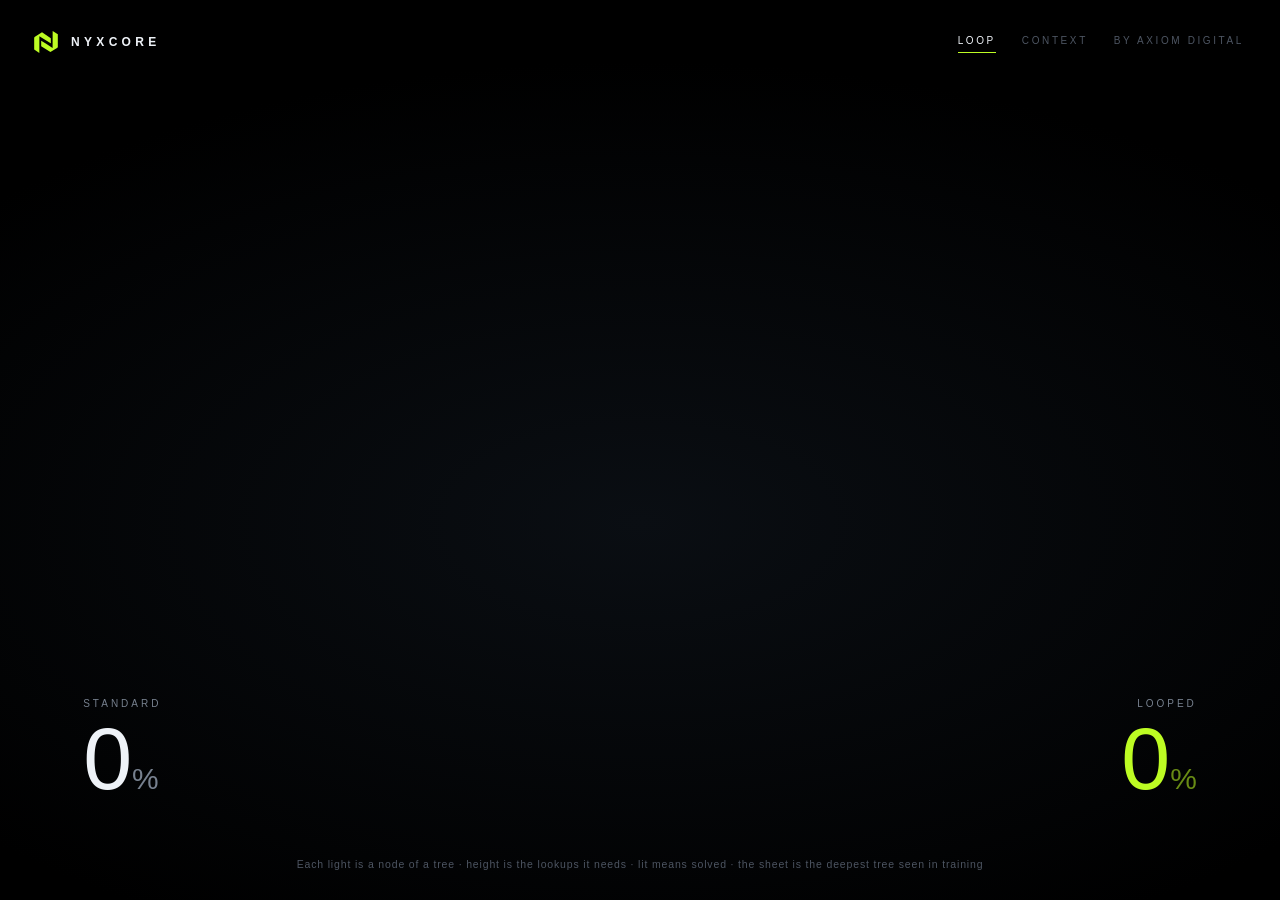
<file: docs/index.html>
<!doctype html>
<html lang="en">
<head>
<meta charset="utf-8">
<title>NYXCORE</title>
<meta http-equiv="refresh" content="0; url=./demo/">
<link rel="canonical" href="./demo/">
<style>html { background: #000; color: #eef2f7; font: 14px -apple-system, sans-serif; } body { margin: 40px; } a { color: #bdfc23; }</style>
</head>
<body><p>The live scene is at <a href="./demo/">demo/</a>.</p></body>
</html>
</file>
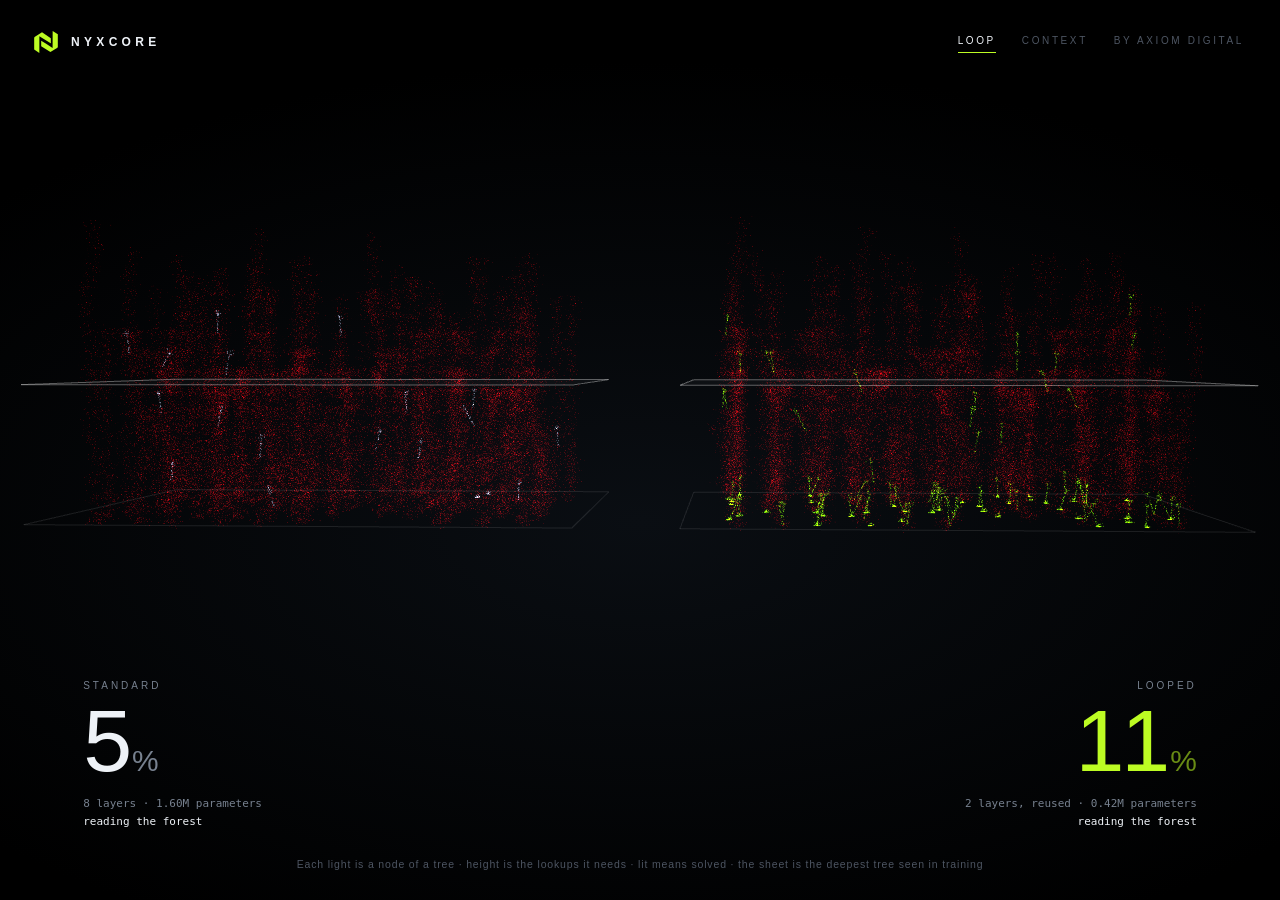
<file: docs/demo/index.html>
<!doctype html>
<html lang="en">
<head>
<meta charset="utf-8">
<meta name="viewport" content="width=device-width,initial-scale=1">
<title>NYXCORE</title>
<link rel="icon" href="./logo.svg">
<link rel="stylesheet" href="./hero.css">
<script type="importmap">{"imports":{"three":"./vendor/three.module.min.js","three/addons/":"./vendor/"}}</script>
</head>
<body>
<canvas id="scene" aria-label="Two transformers solving the same forests: a standard one and a looped one"></canvas>

<header class="brand"><img src="./logo.svg" alt=""><span>NYXCORE</span></header>
<nav class="views"><a href="./" class="on">Loop</a><a href="./atlas.html">Context</a><a href="https://axiom-digital-ai.vercel.app/en/" class="by">by AXIOM Digital</a></nav>

<div class="finale" id="finale" aria-live="polite"></div>

<section class="stat a" aria-label="Standard transformer">
  <p class="label">Standard</p>
  <p class="value"><span id="aValue">0</span><i>%</i></p>
  <p class="meta" id="aMeta"></p>
  <p class="phase" id="aPhase"></p>
</section>
<section class="stat b" aria-label="Looped transformer">
  <p class="label">Looped</p>
  <p class="value"><span id="bValue">0</span><i>%</i></p>
  <p class="meta" id="bMeta"></p>
  <p class="phase" id="bPhase"></p>
</section>

<p class="caption" id="caption">Each light is a node of a tree · height is the lookups it needs · lit means solved · the sheet is the deepest tree seen in training</p>
<script type="module" src="./main.js"></script>
</body>
</html>
</file>
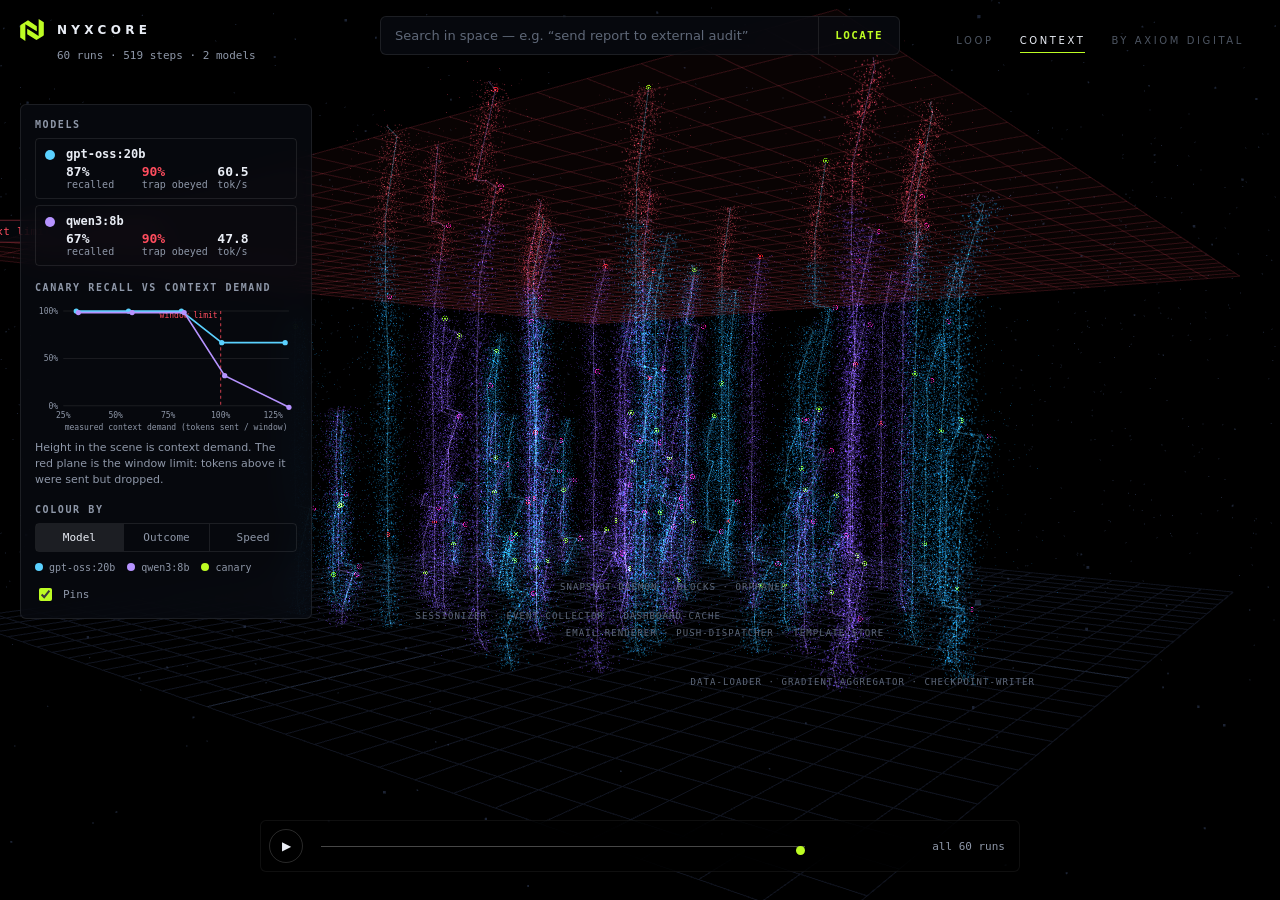
<file: docs/demo/atlas.html>
<!doctype html>
<html lang="en">
<head>
<meta charset="utf-8">
<meta name="viewport" content="width=device-width,initial-scale=1">
<title>NYXCORE — Context</title>
<link rel="icon" href="./logo.svg">
<link rel="stylesheet" href="./style.css">
<script type="importmap">{"imports":{"three":"./vendor/three.module.min.js","three/addons/":"./vendor/"}}</script>
</head>
<body>
<canvas id="scene" aria-label="3D atlas of recorded agent runs"></canvas>
<div id="pins" aria-hidden="true"></div>

<header class="brand">
  <h1><img src="./logo.svg" alt="">NYXCORE</h1>
  <p id="summary">Loading atlas…</p>
</header>
<nav class="views"><a href="./">Loop</a><a href="./atlas.html" class="on">Context</a><a href="https://axiom-digital-ai.vercel.app/en/" class="by">by AXIOM Digital</a></nav>
<div class="finale" id="finale"></div>

<form id="search" class="panel search" role="search">
  <input id="q" type="search" placeholder="Search in space — e.g. “send report to external audit”" autocomplete="off" aria-label="Search recorded steps">
  <button type="submit">Locate</button>
  <ol id="hits" hidden></ol>
</form>

<aside class="panel left" aria-label="Models and results">
  <h2>Models</h2>
  <ul id="models"></ul>
  <h2>Canary recall vs context demand</h2>
  <svg id="chart" viewBox="0 0 260 130" role="img" aria-label="Recall by context demand per model"></svg>
  <p class="note">Height in the scene is context demand. The red plane is the window limit: tokens above it were sent but dropped.</p>
  <h2>Colour by</h2>
  <div class="seg" id="colour">
    <button data-mode="model" class="on">Model</button>
    <button data-mode="outcome">Outcome</button>
    <button data-mode="speed">Speed</button>
  </div>
  <div id="legend"></div>
  <label class="check"><input type="checkbox" id="showPins" checked> Pins</label>
</aside>

<aside class="panel right" id="inspector" hidden aria-label="Selected run">
  <button id="close" aria-label="Close">×</button>
  <p class="eyebrow" id="epModel"></p>
  <h2 id="epTitle"></h2>
  <div id="badges"></div>
  <ol id="stepList"></ol>
  <div id="stepDetail"></div>
</aside>

<footer class="panel timeline">
  <button id="play" aria-label="Play memory walk">▶</button>
  <input id="time" type="range" min="0" max="1000" value="1000" aria-label="Time">
  <span id="timeLabel">All runs</span>
</footer>

<p id="hint" hidden></p>
<script type="module" src="./atlas.js"></script>
</body>
</html>
</file>
<file: docs/demo/hero.css>
:root {
  --ui: 1; /* text scale; set with ?ui=1.6 in the URL for recordings and stills */
  --lime: #bdfc23;
  --ink: #eef2f7;
  --dim: #77818f;
  --faint: #4d5562;
  --ember: #ff2b4e;
  --sans: "Inter", "SF Pro Display", -apple-system, BlinkMacSystemFont, "Helvetica Neue", Arial, sans-serif;
  --mono: ui-monospace, "SF Mono", "JetBrains Mono", Menlo, Consolas, monospace;
}
* { box-sizing: border-box; }
html, body { margin: 0; height: 100%; overflow: hidden; color: var(--ink); font-family: var(--sans); -webkit-font-smoothing: antialiased; }
body { background: #000 radial-gradient(110% 80% at 50% 58%, #0a0e13 0%, #000 64%); }
canvas { position: fixed; inset: 0; width: 100%; height: 100%; display: block; }
p { margin: 0; }

.brand { position: fixed; top: calc(30px * var(--ui)); left: calc(34px * var(--ui)); display: flex; align-items: center; gap: calc(13px * var(--ui)); }
.brand img { width: calc(24px * var(--ui)); height: calc(24px * var(--ui)); display: block; }
.brand span { font: 600 calc(12px * var(--ui)) var(--sans); letter-spacing: .36em; }

.views { position: fixed; top: calc(35px * var(--ui)); right: calc(36px * var(--ui)); display: flex; gap: calc(26px * var(--ui)); }
.views a { font: 500 calc(10px * var(--ui)) var(--sans); letter-spacing: .26em; text-transform: uppercase; color: var(--faint); text-decoration: none; padding-bottom: calc(6px * var(--ui)); border-bottom: 1px solid transparent; transition: color .2s; }
.views a:hover, .views a:focus-visible { color: var(--ink); outline: none; }
.views a.on { color: var(--ink); border-color: var(--lime); }

.stat { position: fixed; bottom: calc(70px * var(--ui)); }
.stat.a { left: 6.5vw; }
.stat.b { right: 6.5vw; text-align: right; }
.stat .label { font: 500 calc(10px * var(--ui)) var(--sans); letter-spacing: .3em; text-transform: uppercase; color: var(--dim); }
.stat .value { font: 200 calc(88px * var(--ui))/1 var(--sans); letter-spacing: -.035em; font-variant-numeric: tabular-nums; margin-top: calc(6px * var(--ui)); }
.stat .value i { font-style: normal; font-weight: 300; font-size: .34em; letter-spacing: 0; margin-left: .1em; color: var(--dim); }
.stat.b .value { color: var(--lime); }
.stat.b .value i { color: var(--lime); opacity: .55; }
.stat .meta { font: calc(11px * var(--ui)) var(--mono); color: var(--dim); margin-top: calc(12px * var(--ui)); }
.stat .phase { font: calc(11px * var(--ui)) var(--mono); color: var(--ink); margin-top: calc(5px * var(--ui)); min-height: calc(15px * var(--ui)); transition: color .4s; }
.stat .phase.out { color: var(--ember); }

.caption { position: fixed; left: 50%; bottom: calc(30px * var(--ui)); transform: translateX(-50%); font: calc(10.5px * var(--ui)) var(--sans); letter-spacing: .08em; color: var(--faint); white-space: nowrap; }

.finale { position: fixed; top: 9.5%; left: 50%; transform: translate(-50%, calc(8px * var(--ui))); text-align: center; opacity: 0; transition: opacity 1s ease, transform 1s ease; pointer-events: none; white-space: nowrap; }
.finale.on { opacity: 1; transform: translate(-50%, 0); }
.finale b { display: block; font: 300 calc(32px * var(--ui))/1.25 var(--sans); letter-spacing: -.015em; }
.finale b em { font-style: normal; color: var(--lime); }
.finale span { display: block; margin-top: calc(12px * var(--ui)); font: 500 calc(10px * var(--ui)) var(--sans); letter-spacing: .28em; text-transform: uppercase; color: var(--dim); }

#pins { position: fixed; inset: 0; pointer-events: none; overflow: hidden; }
.pin { position: absolute; left: 0; top: 0; font: 500 calc(9px * var(--ui)) var(--sans); letter-spacing: .26em; text-transform: uppercase; color: var(--dim); white-space: nowrap; }

body.clean .brand, body.clean .views, body.clean .stat, body.clean .caption, body.clean .finale, body.clean #pins { display: none; }

@media (max-width: 820px) {
  .stat { bottom: calc(34px * var(--ui)); }
  .stat .value { font-size: calc(54px * var(--ui)); }
  .stat .meta { display: none; }
  .caption, .views { display: none; }
  .finale b { font-size: calc(20px * var(--ui)); white-space: normal; width: 86vw; }
}
@media (prefers-reduced-motion: reduce) { .finale { transition: none; } }
body.still .finale { transition: none; }
@media (max-aspect-ratio: 1/1) { .caption { display: none; } }
body.still .views { display: none; }
</file>
<file: docs/demo/style.css>
:root {
  --ui: 1; /* text scale; set with ?ui=1.6 in the URL */
  --bg: #000;
  --ink: #e9edf5;
  --dim: #8e97a8;
  --line: rgba(255, 255, 255, 0.09);
  --glass: rgba(9, 11, 18, 0.74);
  --canary: #bdfc23;
  --danger: #ff4d5e;
  --trap: #ff4fd8;
  --ok: #4fe3b0;
  --mono: ui-monospace, "SF Mono", "JetBrains Mono", Menlo, Consolas, monospace;
  --sans: -apple-system, BlinkMacSystemFont, "Segoe UI", Inter, system-ui, sans-serif;
}
* { box-sizing: border-box; }
html, body { margin: 0; height: 100%; overflow: hidden; background: var(--bg); color: var(--ink); font: calc(13px * var(--ui))/1.45 var(--sans); }
canvas#scene { position: fixed; inset: 0; width: 100%; height: 100%; display: block; }
#pins { position: fixed; inset: 0; pointer-events: none; overflow: hidden; }

.pin { position: absolute; transform: translate(-50%, -100%); white-space: nowrap; font: calc(11px * var(--ui))/1.2 var(--mono); letter-spacing: .02em;
  padding: calc(4px * var(--ui)) calc(7px * var(--ui)); border: 1px solid var(--line); border-radius: calc(3px * var(--ui)); background: rgba(6, 8, 14, .78); color: var(--ink); }
.pin::after { content: ""; position: absolute; left: 50%; top: 100%; width: 1px; height: calc(14px * var(--ui)); background: currentColor; opacity: .55; }
.pin.district { border: 0; background: none; color: #5d6779; text-transform: uppercase; letter-spacing: .12em; font-size: calc(9px * var(--ui)); transform: translate(-50%, 0); }
.pin.district::after { display: none; }
.pin.limit { color: var(--danger); border-color: rgba(255, 77, 94, .4); }
.pin.canary { color: var(--canary); border-color: rgba(189, 252, 35, .45); }
.pin.trap { color: var(--trap); border-color: rgba(255, 79, 216, .45); }
.pin.lost { color: var(--danger); border-color: rgba(255, 77, 94, .5); }
.pin.ok { color: var(--ok); border-color: rgba(79, 227, 176, .45); }
.pin.here { color: #fff; border-color: rgba(255, 255, 255, .5); }

.brand { position: fixed; top: calc(18px * var(--ui)); left: calc(20px * var(--ui)); pointer-events: none; }
.brand h1 { margin: 0; font: 600 calc(15px * var(--ui))/1 var(--mono); letter-spacing: .22em; text-transform: uppercase; display: flex; align-items: center; gap: calc(10px * var(--ui)); }
.brand .mark { width: calc(9px * var(--ui)); height: calc(9px * var(--ui)); border-radius: 50%; background: var(--canary); box-shadow: 0 0 calc(14px * var(--ui)) calc(2px * var(--ui)) rgba(189, 252, 35, .7); }
.brand p { margin: calc(7px * var(--ui)) 0 0 calc(19px * var(--ui)); color: var(--dim); font: calc(11px * var(--ui)) var(--mono); }

.panel { position: fixed; background: var(--glass); border: 1px solid var(--line); border-radius: calc(6px * var(--ui)); backdrop-filter: blur(calc(14px * var(--ui))); -webkit-backdrop-filter: blur(calc(14px * var(--ui))); }
.panel h2 { margin: 0 0 calc(8px * var(--ui)); font: 600 calc(10px * var(--ui)) var(--mono); letter-spacing: .16em; text-transform: uppercase; color: var(--dim); }

.search { top: calc(16px * var(--ui)); left: 50%; transform: translateX(-50%); width: min(calc(520px * var(--ui)), calc(100vw - calc(620px * var(--ui)))); min-width: calc(300px * var(--ui)); display: grid; grid-template-columns: 1fr auto; }
.search input { background: none; border: 0; outline: 0; color: var(--ink); font: calc(13px * var(--ui)) var(--sans); padding: calc(11px * var(--ui)) calc(14px * var(--ui)); min-width: 0; }
.search input::placeholder { color: #5f6878; }
.search button { background: none; border: 0; border-left: 1px solid var(--line); color: var(--canary); font: 600 calc(11px * var(--ui)) var(--mono); letter-spacing: .12em; text-transform: uppercase; padding: 0 calc(16px * var(--ui)); cursor: pointer; }
.search button:hover, .search button:focus-visible { background: rgba(189, 252, 35, .1); }
#hits { grid-column: 1 / -1; list-style: none; margin: 0; padding: calc(4px * var(--ui)); border-top: 1px solid var(--line); max-height: 42vh; overflow: auto; }
#hits li { padding: calc(7px * var(--ui)) calc(10px * var(--ui)); border-radius: calc(4px * var(--ui)); cursor: pointer; display: grid; grid-template-columns: calc(44px * var(--ui)) 1fr; gap: calc(8px * var(--ui)); }
#hits li:hover { background: rgba(255, 255, 255, .06); }
#hits .score { font: calc(11px * var(--ui)) var(--mono); color: var(--canary); }
#hits .what { overflow: hidden; text-overflow: ellipsis; white-space: nowrap; }
#hits .where { grid-column: 2; font: calc(10px * var(--ui)) var(--mono); color: var(--dim); }
#hits .empty { color: var(--dim); cursor: default; display: block; }

.left { top: calc(78px * var(--ui)); left: calc(20px * var(--ui)); width: calc(292px * var(--ui)); padding: calc(14px * var(--ui)); max-height: calc(100vh - calc(170px * var(--ui))); overflow: auto; }
.left h2:not(:first-child) { margin-top: calc(16px * var(--ui)); }
#models { list-style: none; margin: 0; padding: 0; display: grid; gap: calc(6px * var(--ui)); }
#models li { display: grid; grid-template-columns: calc(12px * var(--ui)) 1fr; gap: calc(3px * var(--ui)) calc(9px * var(--ui)); padding: calc(8px * var(--ui)) calc(9px * var(--ui)); border: 1px solid var(--line); border-radius: calc(4px * var(--ui)); cursor: pointer; }
#models li.off { opacity: .35; }
#models .dot { width: calc(10px * var(--ui)); height: calc(10px * var(--ui)); border-radius: 50%; margin-top: calc(3px * var(--ui)); }
#models .name { font: 600 calc(12px * var(--ui)) var(--mono); }
#models .stats { grid-column: 2; display: grid; grid-template-columns: repeat(3, 1fr); gap: calc(6px * var(--ui)); font: calc(10px * var(--ui)) var(--mono); color: var(--dim); }
#models .stats b { display: block; color: var(--ink); font: 600 calc(13px * var(--ui)) var(--mono); }
#models .stats .bad b { color: var(--danger); }
#chart { width: 100%; display: block; }
#chart text { font: 8px var(--mono); fill: var(--dim); }
.note { color: var(--dim); font-size: calc(11px * var(--ui)); margin: calc(8px * var(--ui)) 0 0; }
.seg { display: grid; grid-template-columns: repeat(3, 1fr); border: 1px solid var(--line); border-radius: calc(4px * var(--ui)); overflow: hidden; }
.seg button { background: none; border: 0; color: var(--dim); font: calc(11px * var(--ui)) var(--mono); padding: calc(7px * var(--ui)) 0; cursor: pointer; }
.seg button + button { border-left: 1px solid var(--line); }
.seg button.on { background: rgba(255, 255, 255, .09); color: var(--ink); }
#legend { display: flex; flex-wrap: wrap; gap: calc(4px * var(--ui)) calc(12px * var(--ui)); margin-top: calc(10px * var(--ui)); }
.chip { font: calc(10px * var(--ui)) var(--mono); color: var(--dim); display: inline-flex; align-items: center; gap: calc(6px * var(--ui)); }
.chip::before { content: ""; width: calc(8px * var(--ui)); height: calc(8px * var(--ui)); border-radius: 50%; background: var(--c); }
.check { display: flex; align-items: center; gap: calc(8px * var(--ui)); margin-top: calc(12px * var(--ui)); color: var(--dim); font: calc(11px * var(--ui)) var(--mono); cursor: pointer; }
.check input { accent-color: var(--canary); }

.right { top: calc(78px * var(--ui)); right: calc(20px * var(--ui)); width: calc(336px * var(--ui)); padding: calc(16px * var(--ui)); max-height: calc(100vh - calc(170px * var(--ui))); overflow: auto; }
.right[hidden] { display: none; }
#close { position: absolute; top: calc(8px * var(--ui)); right: calc(10px * var(--ui)); background: none; border: 0; color: var(--dim); font-size: calc(20px * var(--ui)); cursor: pointer; }
.eyebrow { margin: 0 0 calc(3px * var(--ui)); font: 600 calc(10px * var(--ui)) var(--mono); letter-spacing: .16em; text-transform: uppercase; }
.right h2 { font: 600 calc(15px * var(--ui)) var(--sans); letter-spacing: 0; text-transform: none; color: var(--ink); margin-bottom: calc(10px * var(--ui)); }
#badges { display: flex; flex-wrap: wrap; gap: calc(6px * var(--ui)); margin-bottom: calc(12px * var(--ui)); }
.badge { font: calc(10px * var(--ui)) var(--mono); padding: calc(3px * var(--ui)) calc(7px * var(--ui)); border-radius: calc(3px * var(--ui)); border: 1px solid var(--line); }
.badge.ok { color: var(--ok); border-color: rgba(79, 227, 176, .4); }
.badge.bad { color: var(--danger); border-color: rgba(255, 77, 94, .45); }
.badge.trap { color: var(--trap); border-color: rgba(255, 79, 216, .45); }
#stepList { list-style: none; margin: 0 0 calc(12px * var(--ui)); padding: 0; display: grid; gap: calc(2px * var(--ui)); }
#stepList li { display: grid; grid-template-columns: calc(20px * var(--ui)) 1fr calc(54px * var(--ui)); gap: calc(8px * var(--ui)); align-items: center; padding: calc(4px * var(--ui)) calc(6px * var(--ui)); border-radius: calc(3px * var(--ui)); cursor: pointer; font: calc(11px * var(--ui)) var(--mono); color: var(--dim); }
#stepList li:hover { background: rgba(255, 255, 255, .05); }
#stepList li.on { background: rgba(255, 255, 255, .1); color: var(--ink); }
#stepList li.future { opacity: .35; }
#stepList .bar { height: calc(3px * var(--ui)); background: rgba(255, 255, 255, .1); border-radius: calc(2px * var(--ui)); overflow: hidden; }
#stepList .bar i { display: block; height: 100%; background: var(--ink); }
#stepList .bar i.over { background: var(--danger); }
#stepList .flag-canary_seen .n { color: var(--canary); }
#stepList .flag-trap_seen .n, #stepList .flag-trap_obeyed .n { color: var(--trap); }
#stepDetail { border-top: 1px solid var(--line); padding-top: calc(10px * var(--ui)); }
#stepDetail .call { font: calc(11px * var(--ui)) var(--mono); color: var(--canary); word-break: break-all; margin: 0 0 calc(6px * var(--ui)); }
#stepDetail .nums { font: calc(10px * var(--ui)) var(--mono); color: var(--dim); margin: 0 0 calc(8px * var(--ui)); }
#stepDetail pre { margin: 0; white-space: pre-wrap; word-break: break-word; font: calc(11px * var(--ui))/1.5 var(--mono); color: #c3cad8; max-height: 30vh; overflow: auto; }
#stepDetail mark { background: rgba(189, 252, 35, .22); color: var(--canary); padding: 0 calc(2px * var(--ui)); }
#stepDetail mark.trap { background: rgba(255, 79, 216, .2); color: var(--trap); }

.timeline { left: 50%; bottom: calc(46px * var(--ui)); transform: translateX(-50%); width: min(calc(760px * var(--ui)), calc(100vw - calc(40px * var(--ui)))); display: grid; grid-template-columns: calc(38px * var(--ui)) 1fr auto; align-items: center; gap: calc(12px * var(--ui)); padding: calc(8px * var(--ui)) calc(14px * var(--ui)) calc(8px * var(--ui)) calc(8px * var(--ui)); }
#play { width: calc(34px * var(--ui)); height: calc(34px * var(--ui)); border-radius: 50%; border: 1px solid var(--line); background: rgba(255, 255, 255, .06); color: var(--canary); cursor: pointer; font-size: calc(12px * var(--ui)); }
#time { width: 100%; accent-color: var(--canary); }
#timeLabel { font: calc(11px * var(--ui)) var(--mono); color: var(--dim); min-width: calc(190px * var(--ui)); text-align: right; }
#hint { position: fixed; bottom: calc(16px * var(--ui)); left: 0; right: 0; margin: 0; text-align: center; color: #596273; font: calc(10px * var(--ui)) var(--mono); letter-spacing: .06em; pointer-events: none; }
button:focus-visible, input:focus-visible, li:focus-visible { outline: 1px solid var(--canary); outline-offset: 1px; }

@media (max-width: 900px) {
  .left, #hint { display: none; }
  .search { top: calc(62px * var(--ui)); width: calc(100vw - calc(32px * var(--ui))); }
  .right { top: auto; bottom: calc(108px * var(--ui)); left: calc(16px * var(--ui)); right: calc(16px * var(--ui)); width: auto; max-height: 38vh; }
  #timeLabel { min-width: 0; }
}

/* loop lab */
.brand nav { margin: calc(8px * var(--ui)) 0 0 calc(19px * var(--ui)); display: flex; gap: calc(14px * var(--ui)); pointer-events: auto; }
.brand nav a { font: calc(10px * var(--ui)) var(--mono); letter-spacing: .14em; text-transform: uppercase; color: var(--dim); text-decoration: none; padding-bottom: calc(2px * var(--ui)); border-bottom: 1px solid transparent; }
.brand nav a.on, .brand nav a:hover { color: var(--canary); border-color: var(--canary); }
.looplab .left, .looplab .right { top: calc(104px * var(--ui)); max-height: calc(100vh - calc(196px * var(--ui))); }
body:not(.looplab) .left, body:not(.looplab) .right { top: calc(104px * var(--ui)); max-height: calc(100vh - calc(196px * var(--ui))); }
#depthChart, #loopChart { width: 100%; display: block; }
#depthChart text, #loopChart text { font: 8px var(--mono); fill: var(--dim); }
.rows { list-style: none; margin: calc(8px * var(--ui)) 0 0; padding: 0; }
.rows li { display: grid; grid-template-columns: calc(10px * var(--ui)) 1fr calc(52px * var(--ui)) calc(48px * var(--ui)); gap: calc(8px * var(--ui)); align-items: center; padding: calc(3px * var(--ui)) calc(2px * var(--ui)); font: calc(11px * var(--ui)) var(--mono); }
.rows li.head { color: var(--dim); font-size: calc(9px * var(--ui)); letter-spacing: .1em; text-transform: uppercase; }
.rows .dot { width: calc(8px * var(--ui)); height: calc(8px * var(--ui)); border-radius: 50%; }
.rows .num { text-align: right; color: var(--ink); }
.rows li.head .num { color: var(--dim); }
.strip + .strip { margin-top: calc(16px * var(--ui)); }
.striphead { margin: 0 0 calc(6px * var(--ui)); font: calc(11px * var(--ui)) var(--mono); color: var(--ink); }
.bars { display: grid; grid-auto-flow: column; grid-auto-columns: 1fr; gap: calc(3px * var(--ui)); height: calc(74px * var(--ui)); align-items: end; padding-bottom: calc(14px * var(--ui)); position: relative; }
.bar { position: relative; height: 100%; background: rgba(255, 255, 255, .06); border-radius: calc(2px * var(--ui)); display: flex; align-items: flex-end; }
.bar.unseen { background: rgba(255, 77, 94, .13); }
.bar i { display: block; width: 100%; border-radius: calc(2px * var(--ui)); transition: height .25s ease; }
.bar b { position: absolute; top: 100%; left: 0; right: 0; text-align: center; font: 400 calc(8px * var(--ui)) var(--mono); color: var(--dim); margin-top: calc(3px * var(--ui)); }
@media (max-width: 900px) { .looplab .right { display: none; } }
.looplab .right h2 { font: 600 calc(10px * var(--ui)) var(--mono); letter-spacing: .16em; text-transform: uppercase; color: var(--dim); margin-bottom: calc(10px * var(--ui)); }
.looplab #pins { z-index: 2; }

/* NYXCORE brand pass */
.brand h1 { letter-spacing: .36em; font: 600 calc(12px * var(--ui)) var(--sans); gap: calc(13px * var(--ui)); }
.brand h1 img { width: calc(24px * var(--ui)); height: calc(24px * var(--ui)); }
.brand p { margin-left: calc(37px * var(--ui)); }
.views { position: fixed; top: calc(35px * var(--ui)); right: calc(36px * var(--ui)); display: flex; gap: calc(26px * var(--ui)); z-index: 3; }
.views a { font: 500 calc(10px * var(--ui)) var(--sans); letter-spacing: .26em; text-transform: uppercase; color: #4d5562; text-decoration: none; padding-bottom: calc(6px * var(--ui)); border-bottom: 1px solid transparent; }
.views a.on { color: var(--ink); border-color: var(--canary); }
.views a:hover { color: var(--ink); }
.right { top: calc(84px * var(--ui)) !important; }
.search button { color: var(--canary); }
#play { color: var(--ink); border-color: rgba(255, 255, 255, .16); background: none; }
#time { -webkit-appearance: none; appearance: none; height: calc(16px * var(--ui)); background: none; accent-color: var(--ink); }
#time::-webkit-slider-runnable-track { height: 1px; background: rgba(255, 255, 255, .28); }
#time::-webkit-slider-thumb { -webkit-appearance: none; width: calc(9px * var(--ui)); height: calc(9px * var(--ui)); margin-top: -calc(4px * var(--ui)); border-radius: 50%; background: var(--canary); }
#time::-moz-range-track { height: 1px; background: rgba(255, 255, 255, .28); }
#time::-moz-range-thumb { width: calc(9px * var(--ui)); height: calc(9px * var(--ui)); border: 0; border-radius: 50%; background: var(--canary); }
.timeline { bottom: calc(28px * var(--ui)); border-color: rgba(255, 255, 255, .06); background: rgba(0, 0, 0, .55); }

/* closing line and offline rendering (?capture): no controls, panel sized for video */
.finale { position: fixed; top: 6.5%; left: 50%; transform: translate(-50%, 8px); text-align: center; opacity: 0; pointer-events: none; white-space: nowrap; z-index: 4; }
.finale b { display: block; font: 300 calc(30px * var(--ui)) / 1.25 var(--sans); letter-spacing: -.015em; }
.finale b em { font-style: normal; color: var(--canary); }
.finale span { display: block; margin-top: calc(10px * var(--ui)); font: 500 calc(9.5px * var(--ui)) var(--sans); letter-spacing: .24em; text-transform: uppercase; color: var(--dim); }
body.capture .search, body.capture .views, body.capture .timeline, body.capture #inspector, body.capture .left h2:nth-of-type(3), body.capture #colour, body.capture .check { display: none; }
body.capture .left { background: none; border: 0; backdrop-filter: none; -webkit-backdrop-filter: none; overflow: visible; max-height: none; }
@media (max-aspect-ratio: 1/1) {
  body.capture .left { top: auto !important; bottom: calc(28px * var(--ui)); left: calc(30px * var(--ui)); right: calc(30px * var(--ui)); width: auto; display: grid; grid-template-columns: 1fr 1fr; column-gap: calc(30px * var(--ui)); align-items: start; }
  body.capture .left h2:nth-of-type(1) { grid-column: 1; grid-row: 1; }
  body.capture #models { grid-column: 1; grid-row: 2; }
  body.capture .left h2:nth-of-type(2) { grid-column: 2; grid-row: 1; margin-top: 0; }
  body.capture #chart { grid-column: 2; grid-row: 2; }
  body.capture .left .note { grid-column: 1 / -1; grid-row: 3; }
  body.capture #legend { grid-column: 1 / -1; grid-row: 4; }
  body.capture .finale { top: 9%; }
  body.capture .finale b { white-space: normal; width: 88vw; }
  body.capture .finale span { white-space: normal; width: 88vw; line-height: 1.6; }
}
</file>
